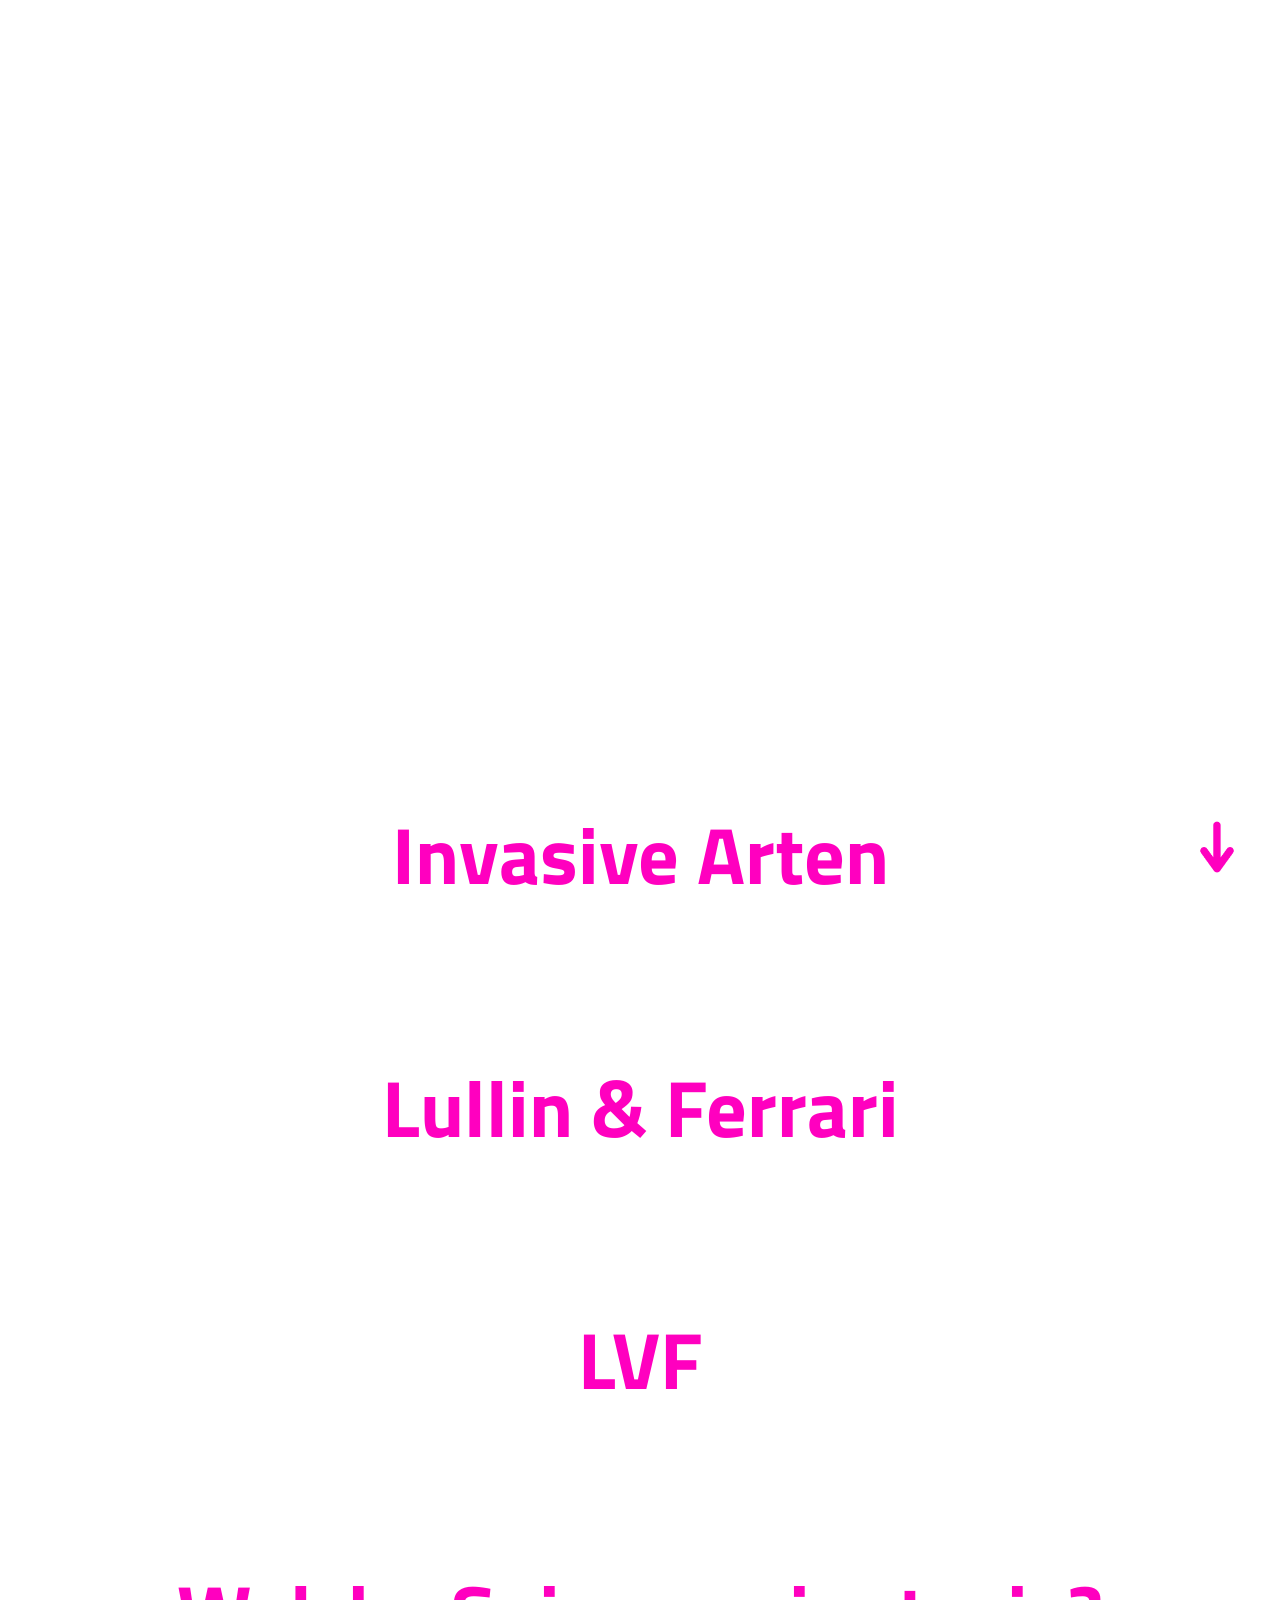
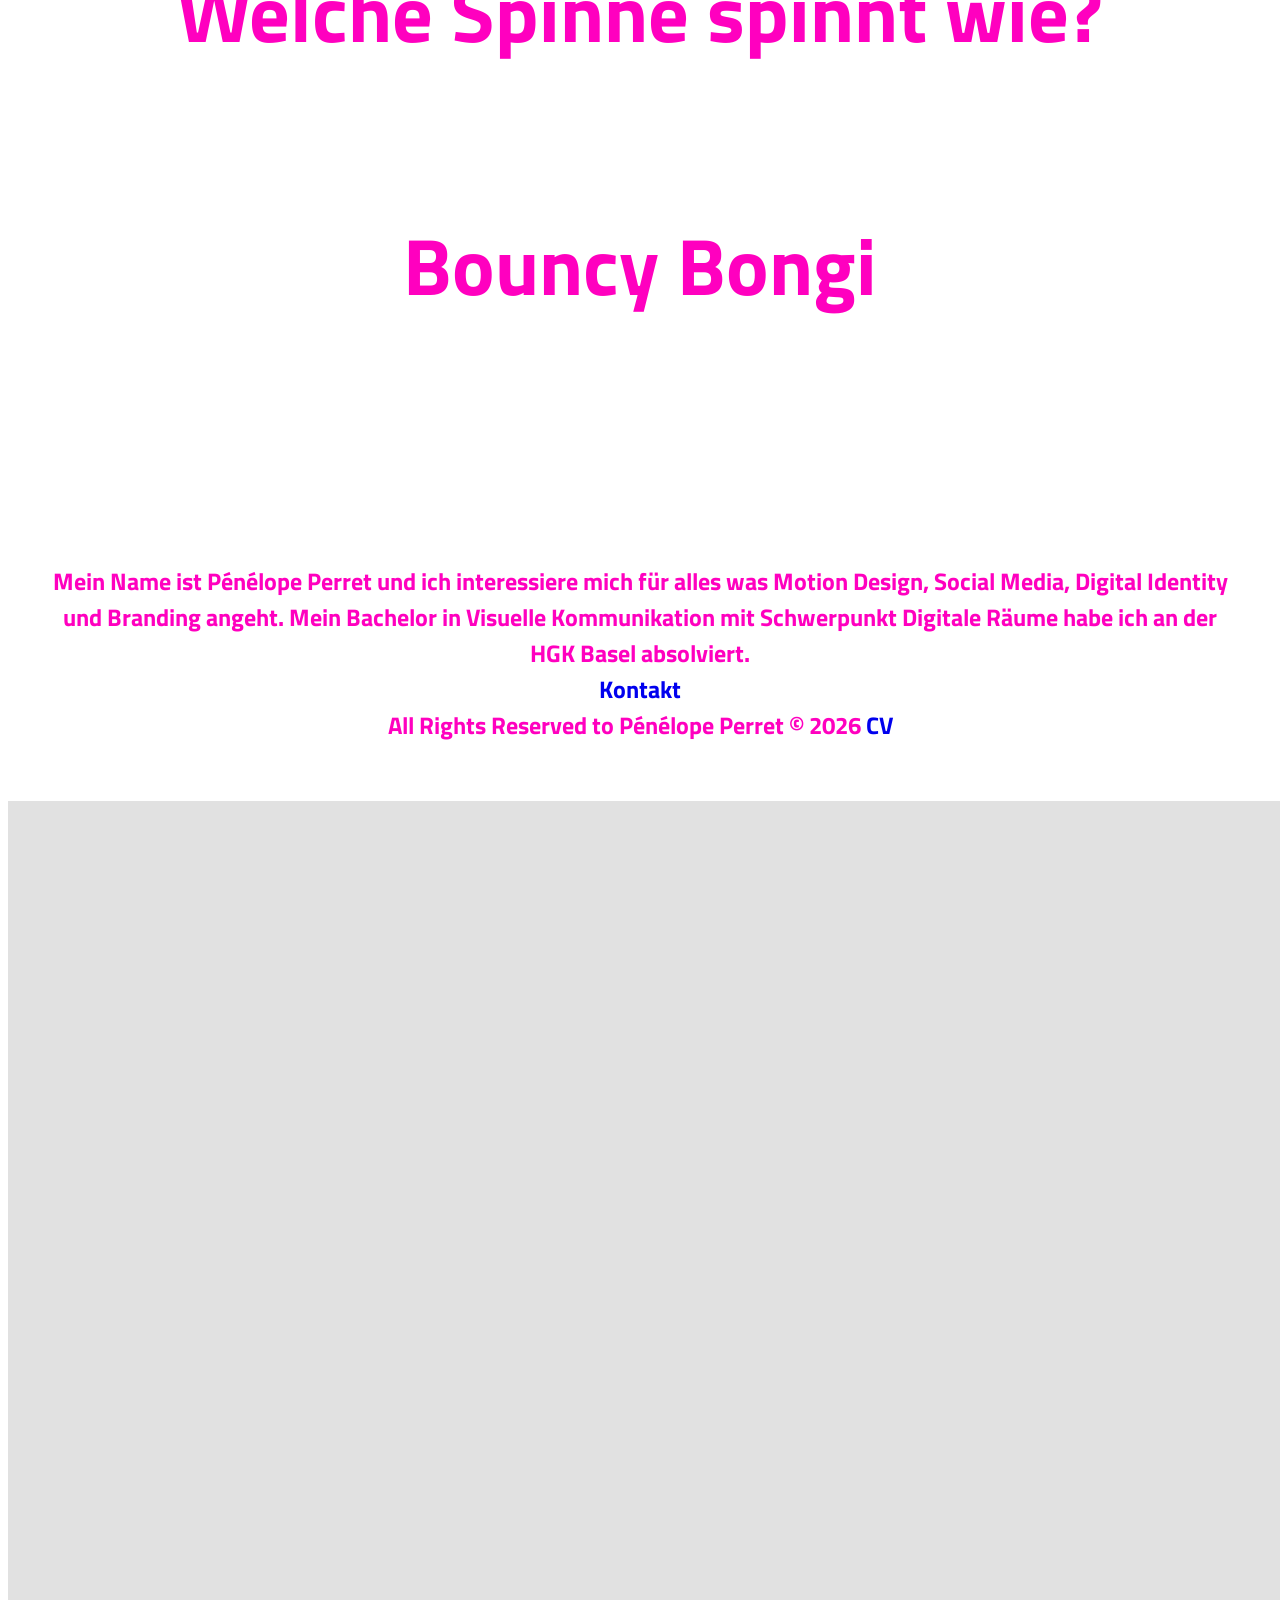
<file: docs/index.html>
<!DOCTYPE html>
<html lang="en">

<head>
    <meta charset="utf-8" />
    <meta name="viewport" content="width=device-width, initial-scale=1.0">

    <title>Sketch</title>
    <style>
        @import url('https://fonts.googleapis.com/css2?family=Space+Mono:ital,wght@0,400;0,700;1,400;1,700&family=Titillium+Web:ital,wght@0,200;0,300;0,400;0,600;0,700;0,900;1,200;1,300;1,400;1,600;1,700&display=swap');
    </style>

    <link rel="stylesheet" type="text/css" href="style.css">
    <link rel="stylesheet" type="text/css" href="absolute_main.css">


    <script src="portfolio_penelope_perret/libraries/p5.min.js"></script>
    <script src="portfolio_penelope_perret/libraries/p5.sound.min.js"></script>
</head>

<body>
    <script src="sketch.js"></script>





    <div class="videointro-container">
        <video class="videointro" autoplay muted loop playsinline webkit-playsinline preload="auto">
            <source src="portfolio_penelope_perret/material/main_material/intro.mp4" type="video/mp4">
        </video>
    </div>
    <script>
        const introVideo = document.querySelector(".videointro");

        function playIntro() {
            introVideo.muted = true;
            introVideo.defaultMuted = true;
            introVideo.removeAttribute("controls");
            introVideo.play().then(() => {
                introVideo.classList.remove("autoplay-blocked");
            }).catch((error) => {
                introVideo.classList.add("autoplay-blocked");
                if (!introVideo.dataset.autoplayWarningShown) {
                    console.warn("Intro video autoplay was blocked by the browser.", error);
                    introVideo.dataset.autoplayWarningShown = "true";
                }
            });
        }

        introVideo.addEventListener("canplay", playIntro, {
            once: true
        });
        document.addEventListener("visibilitychange", () => {
            if (!document.hidden && introVideo.paused) {
                playIntro();
            }
        });
        playIntro();
    </script>
    <div class="flex-container_homepage">
        <h2>
            <!-- Invasive Arten -->
            <section id="target-section">
                <a href="portfolio_penelope_perret/p1_invasive_arten/index_p1.html">
                    <div class="item invasive">

                        <video class="background-video" autoplay muted playsinline loop="auto">
            <source src="portfolio_penelope_perret/material/invasive_arten/teaser_invasive_arten.mp4" type="video/mp4">
        </video>

                        <div class="item-content">

                            <span class="default-text">Invasive Arten</span>

                            <span class="hover-text">Motion Design</span>

                        </div>

                    </div>
                </a>

            </section>
            <!-- Brand Identity -->
            <a href="portfolio_penelope_perret/p2_brand_identity/index.html">
                <div class="item invasive">
                    <video class="background-video" autoplay muted loop playsinline preload="auto">
            <source src="portfolio_penelope_perret/material/brand_identity/mouse.mp4" type="video/mp4">
        </video>

                    <div class="item-content">
                        <span class="default-text">Lullin & Ferrari</span>
                        <div class="hover-text">Brand Identity</div>

                    </div>
                </div>
            </a>

            <!-- LVF -->
            <div class="item invasive">
                <video class="background-video" autoplay muted loop playsinline preload="auto">
            <source src="portfolio_penelope_perret/material/lvf/cloth_close_up_background.mp4" type="video/mp4">
        </video>
                <a href="portfolio_penelope_perret/p3_lvf/index.html">
                    <div class="item-content">
                        <span class="default-text">LVF</span>
                        <span class="hover-text">Animation</span>
                    </div>
                </a>
            </div>

            <!-- Szenographie -->
            <a href="portfolio_penelope_perret/p4_spinnenarten/index.html">
                <div class="item invasive">
                    <video class="background-video" autoplay muted loop playsinline preload="auto">
                <source src="portfolio_penelope_perret/material/szeno/szeno_spinne.mp4" type="video/mp4">
            </video>

                    <div class="item-content">
                        <div class="szeno">
                            <span class="default-text">Welche Spinne spinnt wie?</span> </div>
                        <span class="hover-text">Szenografie/3D Animation</span>
                    </div>
                </div>

            </a>
            <!-- social media : 2738 -->
            <a href="portfolio_penelope_perret/p5_bb/index.html">
                <div class="item invasive">
                    <img class="background-video" src="portfolio_penelope_perret/material/bb/bb.jpg" alt="bouncy bongi">

                    <div class="item-content">
                        <span class="default-text">Bouncy Bongi</span>
                        <span class="hover-text">social media</span>
                    </div>
                </div>
            </a>
            <!-- footer -->
            <div class="footer">

                Mein Name ist Pénélope Perret und ich interessiere mich für alles was Motion Design, Social Media, Digital Identity und Branding angeht. Mein Bachelor in Visuelle Kommunikation mit Schwerpunkt Digitale Räume habe ich an der HGK Basel absolviert.
                <br>

                <a href="mailto:penelope.perret123@gmail.com">Kontakt</a>
                <br> All Rights Reserved to Pénélope Perret © 2026
                <a href="/docs/portfolio_penelope_perret/material/main_material/CV_Pénélope_Perret.pdf" target="_blank" rel="noopener noreferrer">CV</a>
            </div>
            <div class="scroll">
                <a href="#target-section" aria-label="Back to projects"><img src="/docs/portfolio_penelope_perret/material/main_material/icons/scrollpng.png" alt="scroll down"></a>
            </div>

        </h2>




</body>

</html>
</file>
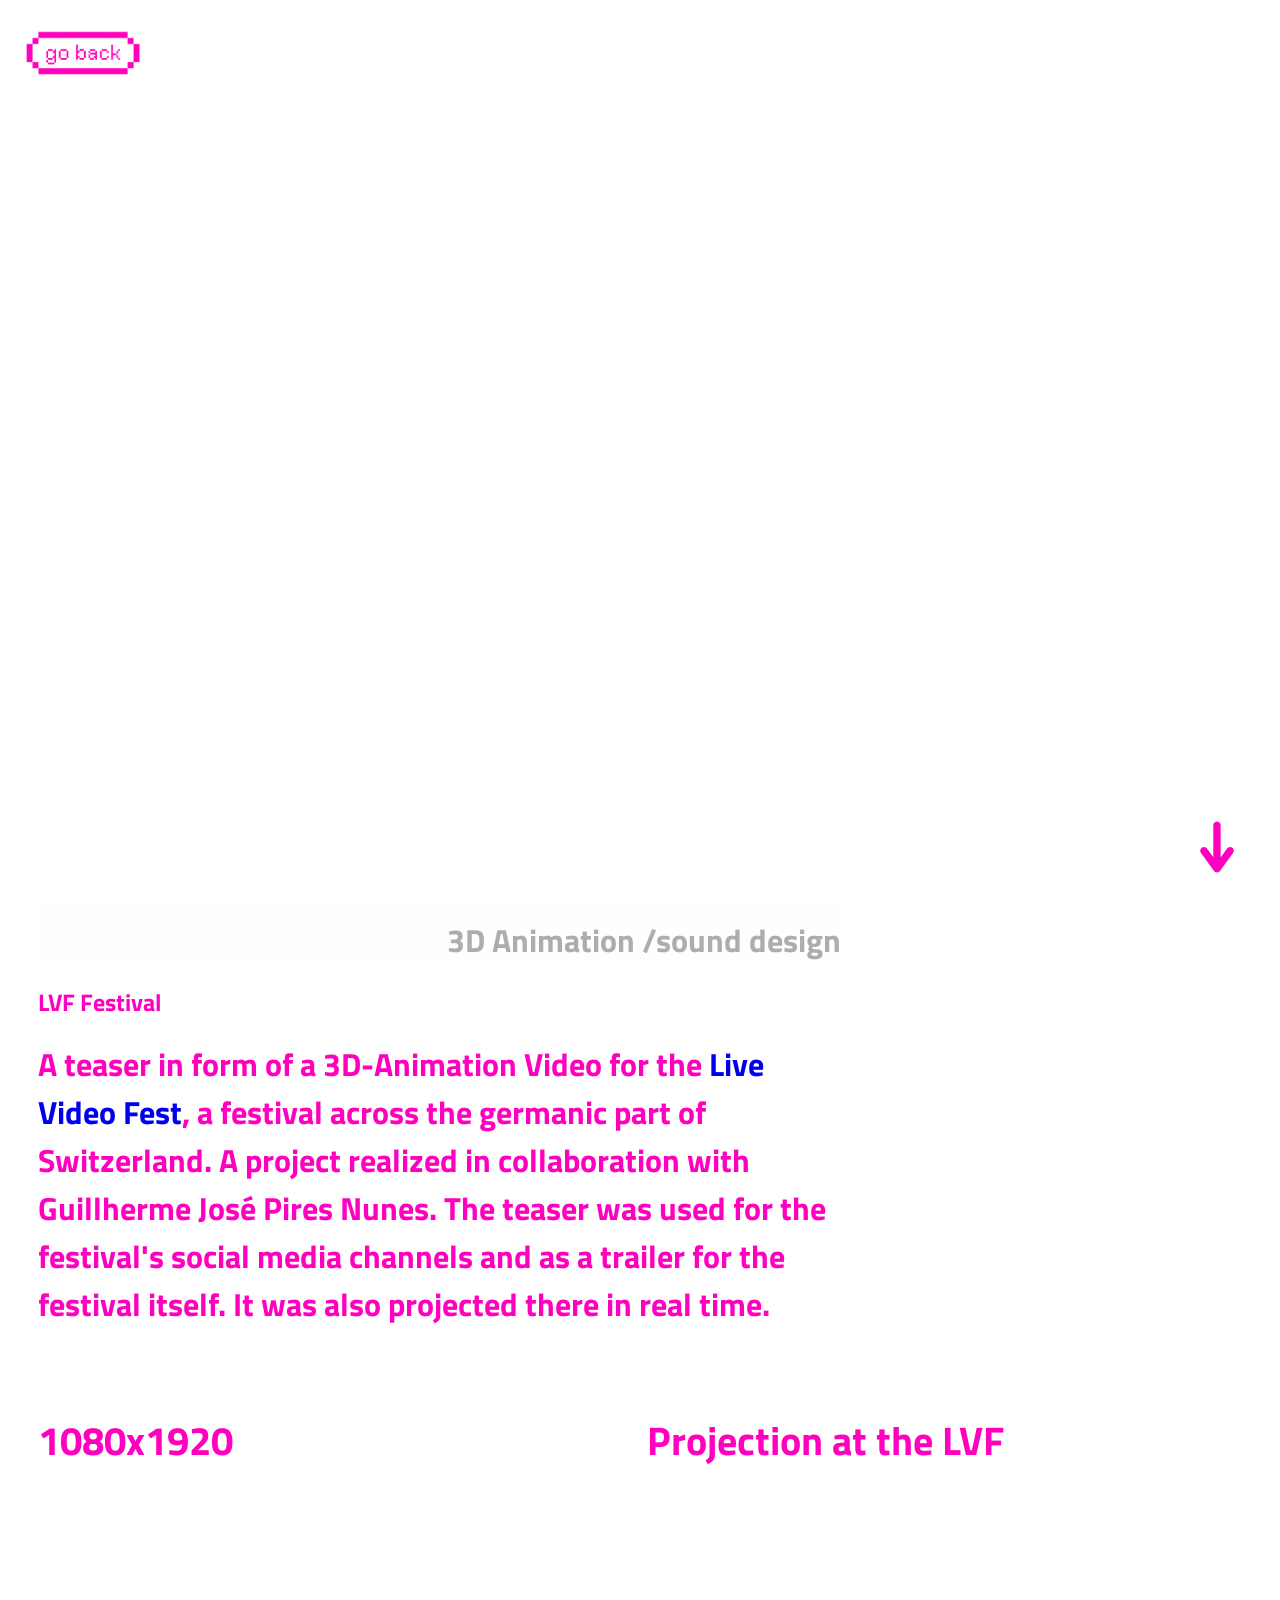
<file: docs/portfolio_penelope_perret/p3_lvf/index.html>
<!DOCTYPE html>
<html lang="en">

<head>
    <meta charset="utf-8" />
    <meta name="viewport" content="width=device-width, initial-scale=1.0">

    <title>Sketch</title>
    <style>
        @import url('https://fonts.googleapis.com/css2?family=Space+Mono:ital,wght@0,400;0,700;1,400;1,700&family=Titillium+Web:ital,wght@0,200;0,300;0,400;0,600;0,700;0,900;1,200;1,300;1,400;1,600;1,700&display=swap');
    </style>
    <link rel="stylesheet" href="../../absolute_main.css">
    <link rel="stylesheet" type="text/css" href="../p1_invasive_arten/stylesheet.css">
    <link rel="stylesheet" type="text/css" href="style.css">



    <script src="../libraries/p5.min.js"></script>
    <script src="../libraries/p5.sound.min.js"></script>
</head>

<body>




    <body>

        <!-- SECTION 1: VIDEO -->
        <section class="video-section">
            <iframe src="https://player.mux.com/00m027SWE1Fk45e3MzcdPn026UwGZuPJH02Duu00JDCiaxqI" style="width: 100%; border: none; aspect-ratio: 16/9;" allow="accelerometer; gyroscope; autoplay; encrypted-media; picture-in-picture;" allowfullscreen></iframe>
        </section>


        <!-- SECTION 2: CONTENT -->
        <section class="content-section">

            <div class="parent">
                <section id="target-section">
                    <div class="div1">
                        <div class="description_projects">
                            3D Animation /sound design
                        </div>
                    </div>
                    <div class="div2">
                        <h2>LVF Festival</h2>
                        <h4>
                            A teaser in form of a 3D-Animation Video for the <a href=https://lv-f.ch target="_blank">Live Video Fest</a>, a festival across the germanic part of Switzerland. A project realized in collaboration with Guillherme José Pires
                            Nunes. The teaser was used for the festival's social media channels and as a trailer for the festival itself. It was also projected there in real time.
                        </h4>
                    </div>
                </section>
                <div class="subvideos">
                    <div class="subvideo-videos">
                        <div class="subvideo">
                            <h3>1080x1920</h3>
                            <video autoplay muted loop playsinline>
                                <source src="../material/lvf/lvf_hoch.mp4" type="video/mp4">
                            </video>
                        </div>

                        <div class="subvideo">
                            <h3>Projection at the LVF</h3>
                            <video autoplay muted loop playsinline>
                                <source src="../material/lvf/demo_lvf.mp4" type="video/mp4">
                            </video>
                        </div>
                    </div>
                </div>

                <div class="project-back">
                    <a href="../../index.html" aria-label="Back to projects"><img src="../material/main_material/icons/go_back.png" alt="Back to projects"></a>
                </div>

                <div class="scroll">
                    <a href="#target-section" aria-label="Back to projects"><img src="../material/main_material/icons/scrollpng.png" alt="scroll down"></a>
                </div>
                </a>
        </section>

</html>
</file>
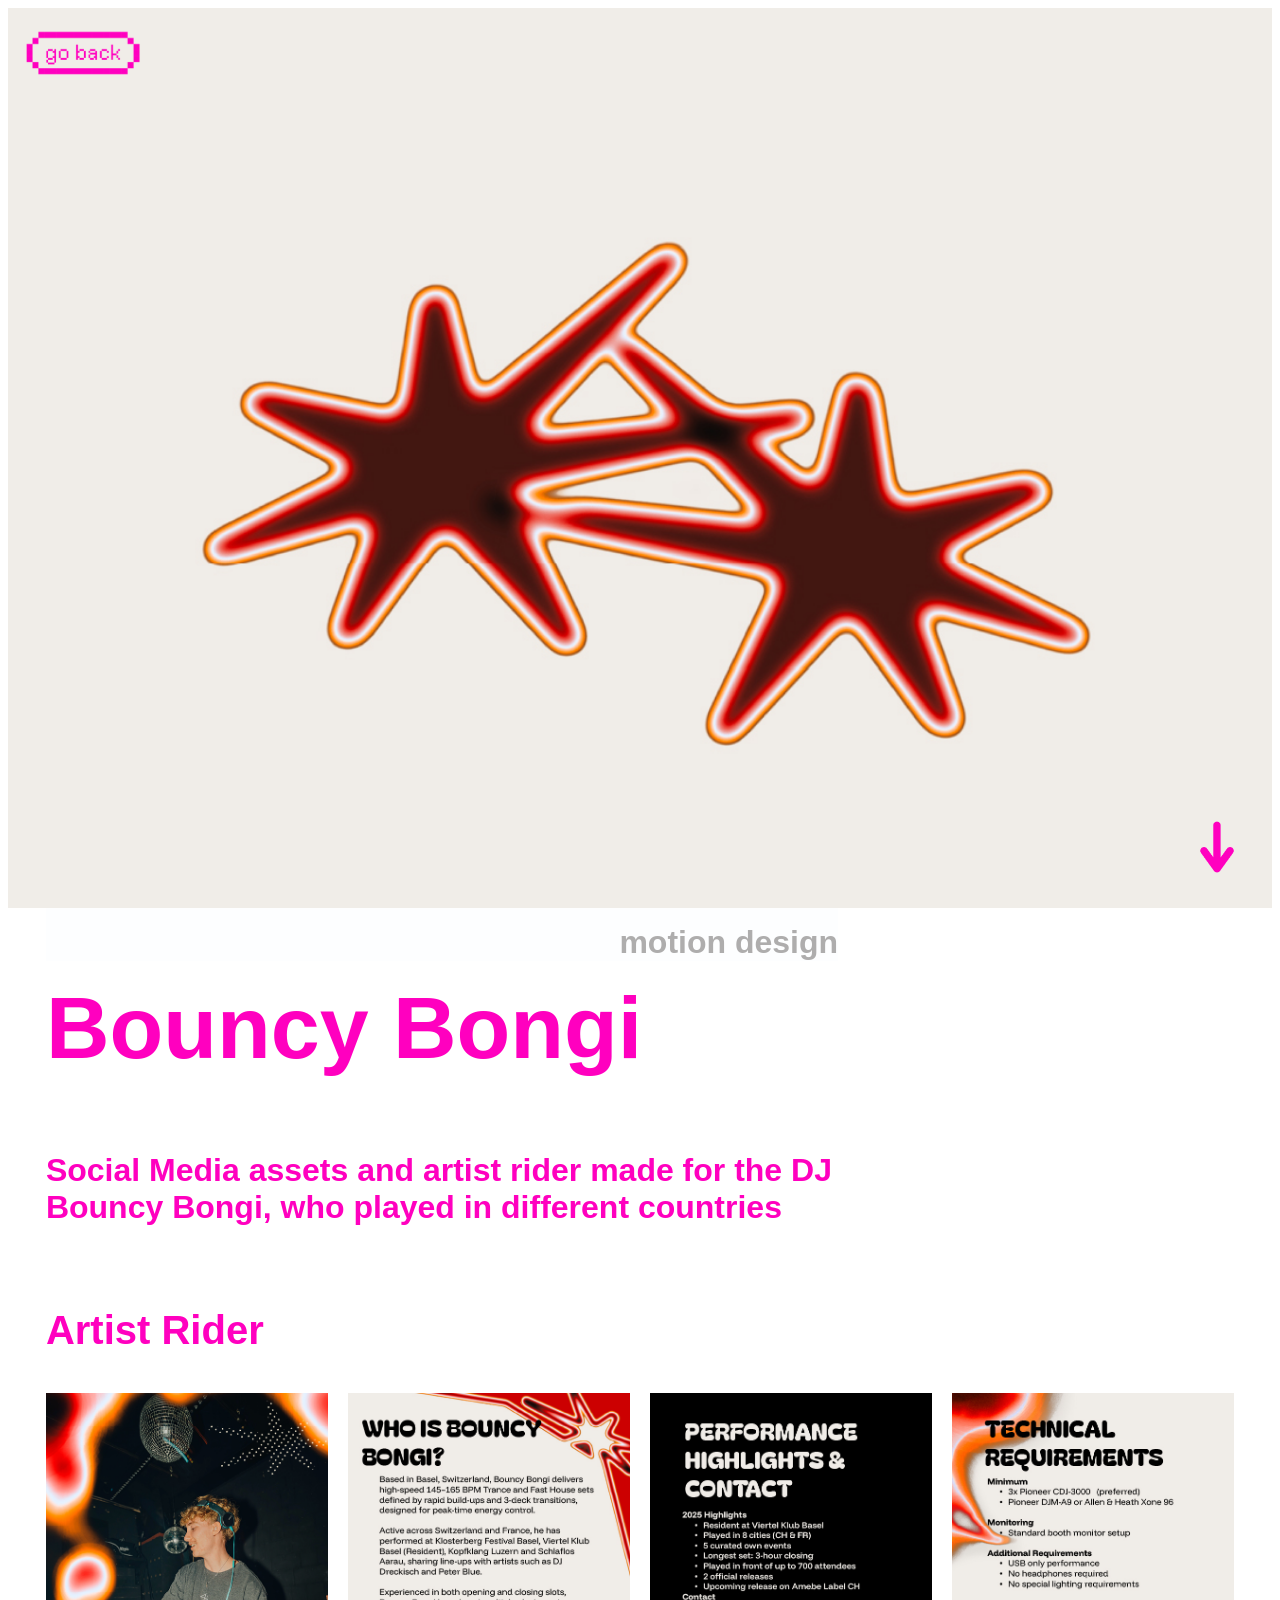
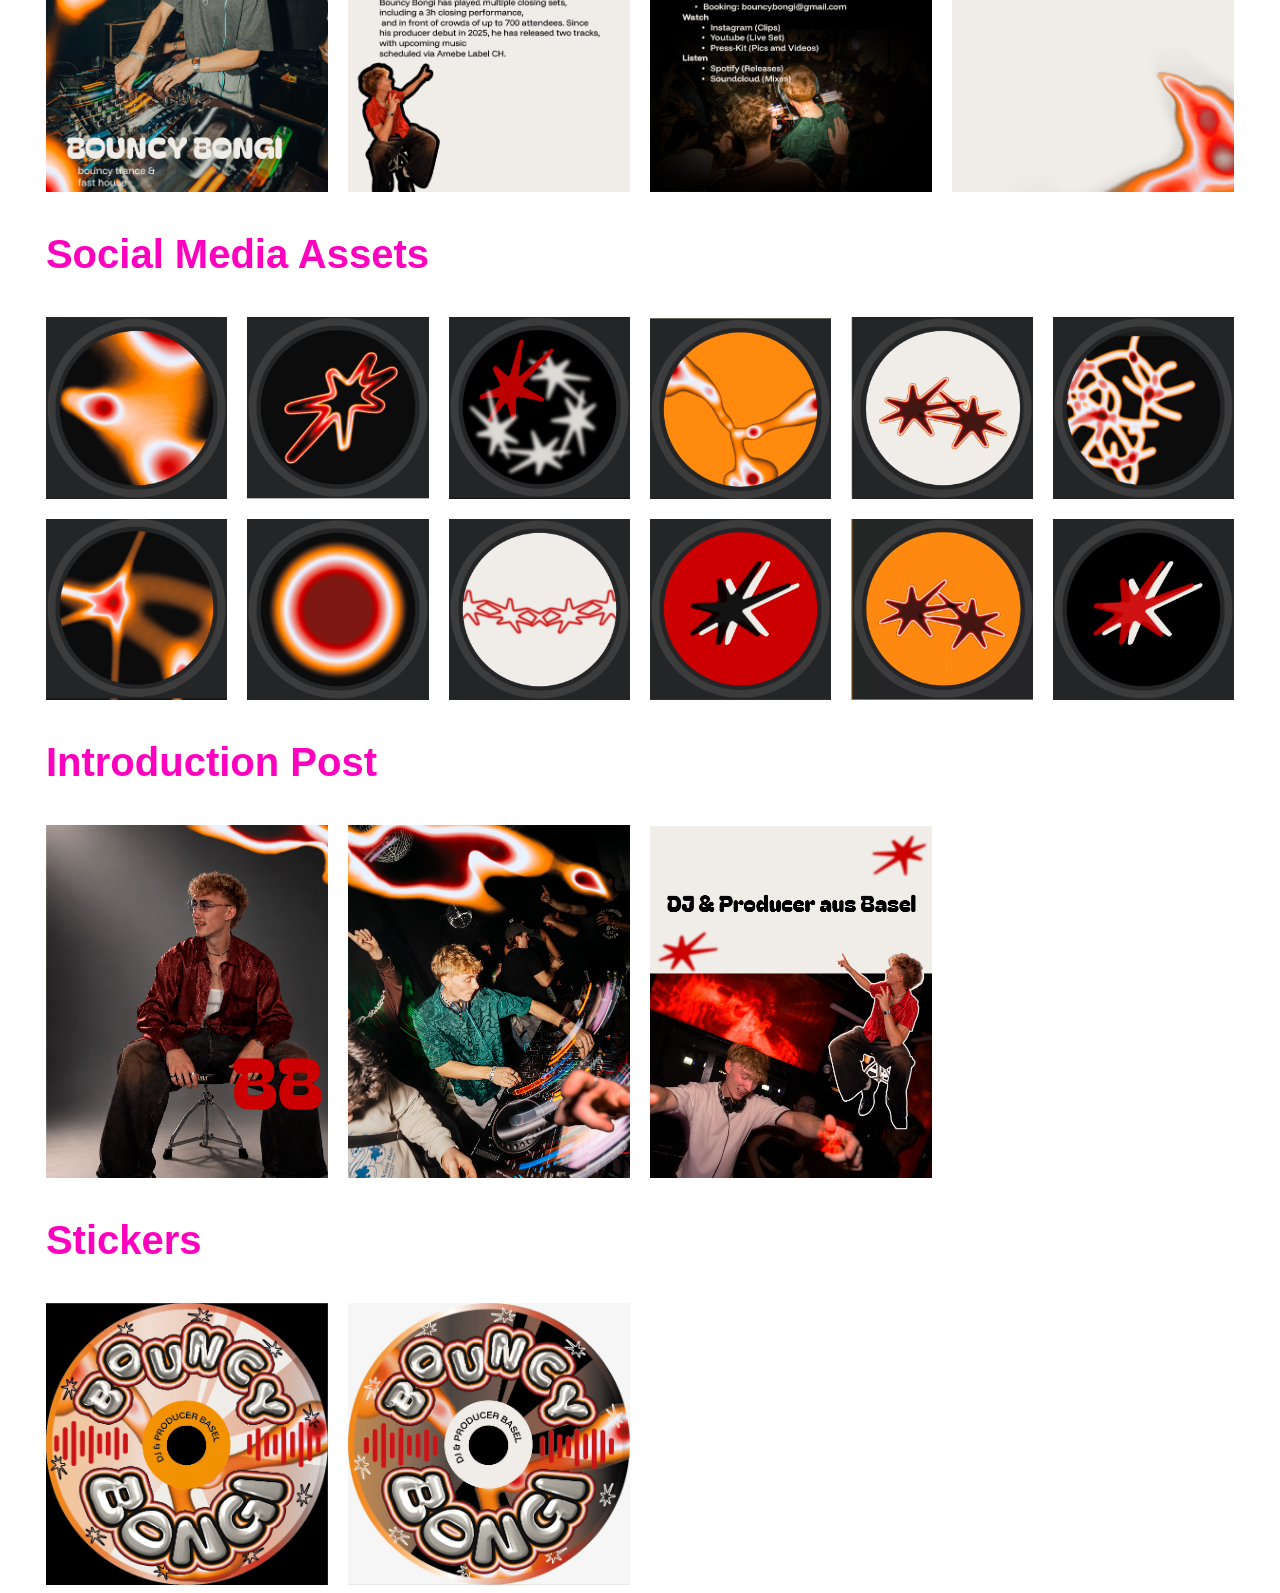
<file: docs/portfolio_penelope_perret/p5_bb/index.html>
<!DOCTYPE html>
<html lang="en">

<head>
    <meta charset="UTF-8">
    <meta name="viewport" content="width=device-width, initial-scale=1.0">
    <link rel="stylesheet" type="text/css" href="style.css">
    <link rel="stylesheet" type="text/css" href="../../absolute_main.css">
    <title>Document</title>
</head>

<body>

    <div class="preview">
        <img src="../material/bb/bb.jpg" alt="bb" class="preview_img">
    </div>

    <div class="content-section">
        <div class="parent">

            <section id="target-section">
                <div class="div1">
                    <div class="description_projects">

                        motion design

                    </div>
                </div>
                <div class="div2">
                    <h1>Bouncy Bongi</h1>
                    <h4>
                        Social Media assets and artist rider made for the DJ Bouncy Bongi, who played in different countries
                    </h4>
                </div>
            </section>
            <h3>Artist Rider</h3>
            <div class="artist-rider-gallery">
                <img src="../material/bb/artist_rider/artist_rider-02.jpg" alt="artist_rider_02">
                <img src="../material/bb/artist_rider/artist_rider-01.jpg" alt="artist_rider_01">

                <img src="../material/bb/artist_rider/artist_rider-03.jpg" alt="artist_rider_03">
                <img src="../material/bb/artist_rider/artist_rider-04.jpg" alt="artist_rider_04">
            </div>
            <h3>Social Media Assets</h3>
            <div class="highlights">
                <img src="../material/bb/highlights/icons_1.avif" alt="1.png">
                <img src="../material/bb/highlights/icons_2.avif" alt="2.png">
                <img src="../material/bb/highlights/icons_3.avif" alt="3.png">
                <img src="../material/bb/highlights/icons_4.avif" alt="4.png">
                <img src="../material/bb/highlights/icons_5.avif" alt="5.png">
                <img src="../material/bb/highlights/icons_6.avif" alt="6.png">
                <img src="../material/bb/highlights/icons_7.avif" alt="7.png">
                <img src="../material/bb/highlights/icons_8.avif" alt="8.png">
                <img src="../material/bb/highlights/icons_9.avif" alt="9.png">
                <img src="../material/bb/highlights/icons_10.avif" alt="10.png">

                <img src="../material/bb/highlights/icons_12.avif" alt="12.png">
                <img src="../material/bb/highlights/icons_13.avif" alt="13.png">
            </div>
            <h3>Introduction Post</h3>
            <div class="post">
                <img src="../material/bb/social_media/post_1.avif">
                <img src="../material/bb/social_media/post_2.avif">
                <img src="../material/bb/social_media/post_3.avif">
            </div>
            <h3>Stickers</h3>
            <div class="sticker">
                <img src="../material/bb/sticker/sticker-26.jpg">
                <img src="../material/bb/sticker/sticker_Zeichenfläche 13 Kopie 5.jpg">
            </div>
            <div class="project-back">
                <a href="../../index.html" aria-label="Back to projects"><img src="../material/main_material/icons/go_back.png" alt="Back to projects"></a>
            </div>
            <div class="scroll">
                <a href="#target-section" aria-label="Back to projects"><img src="../material/main_material/icons/scrollpng.png" alt="scroll down"></a>
            </div>
</body>

</html>
</file>
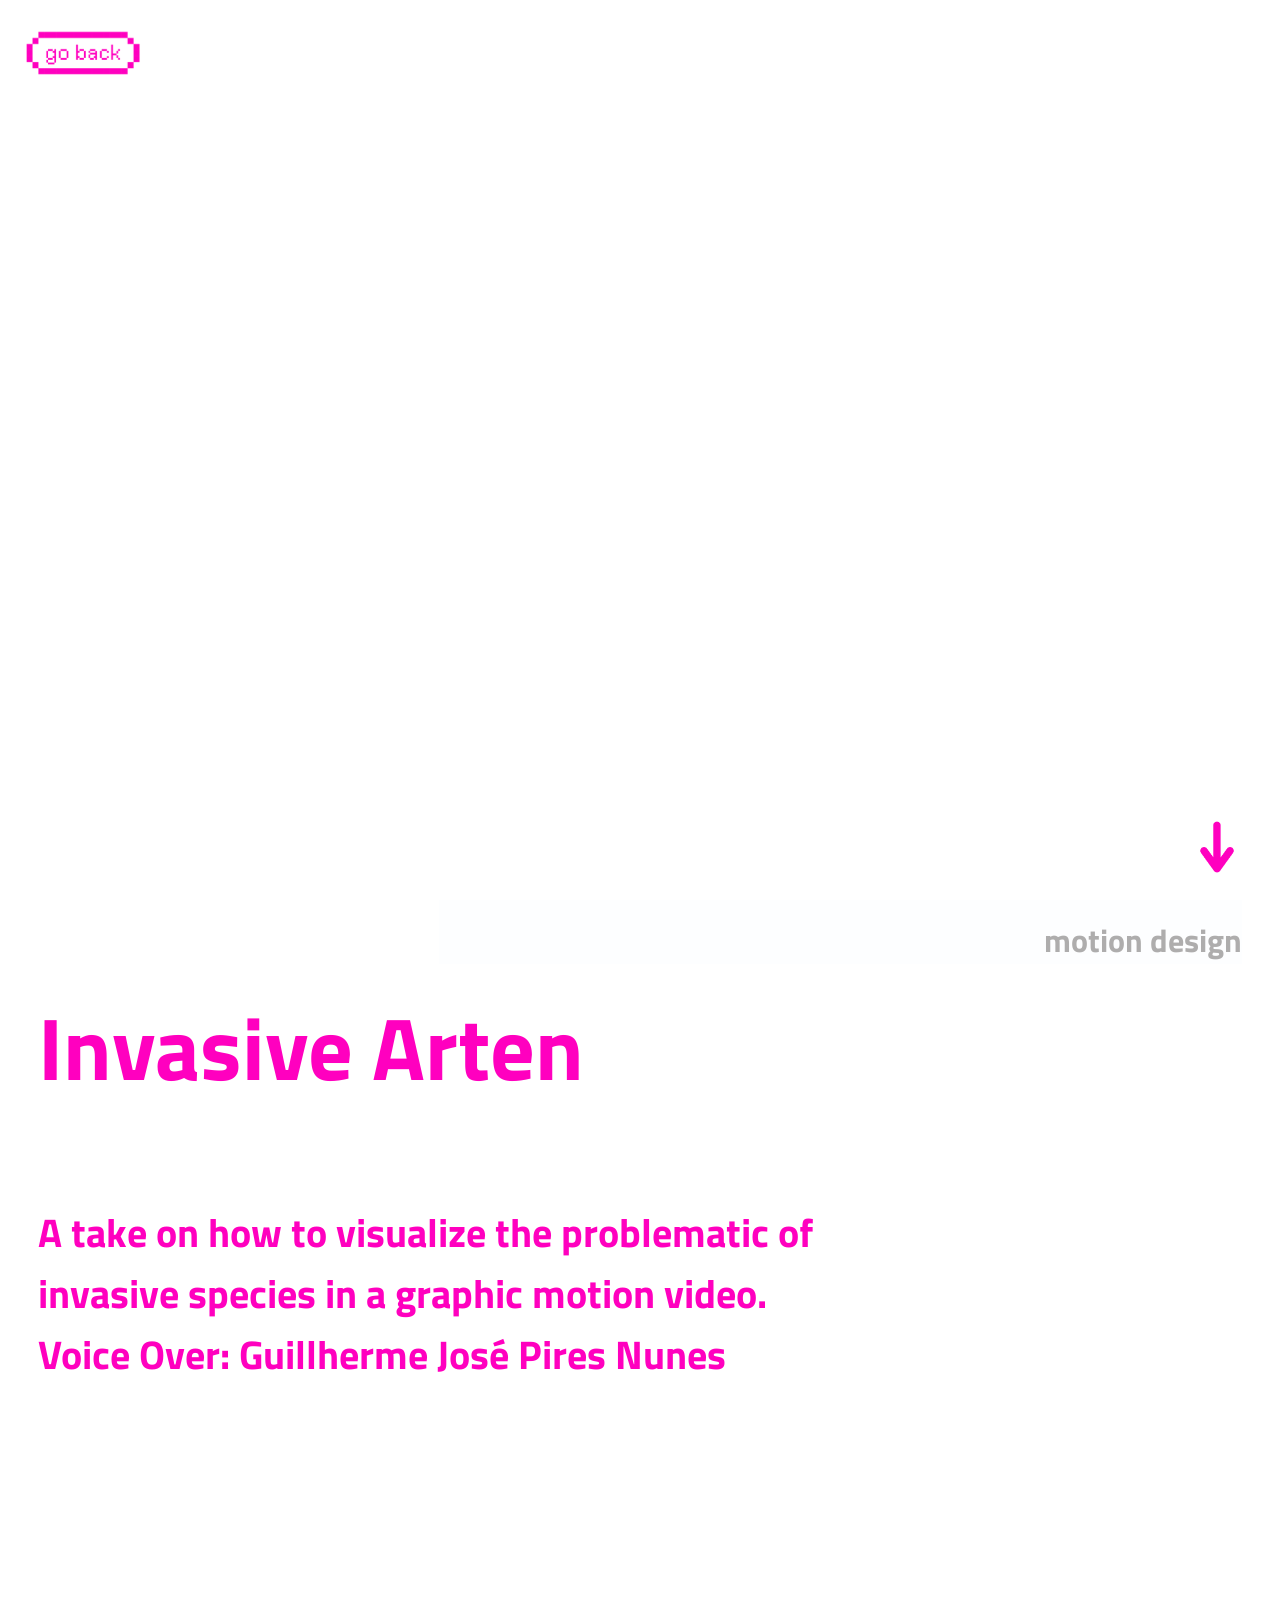
<file: docs/portfolio_penelope_perret/p1_invasive_arten/index_p1.html>
<!DOCTYPE html>
<html lang="en">

<head>
    <meta charset="utf-8" />
    <meta name="viewport" content="width=device-width, initial-scale=1.0">

    <title>Sketch</title>
    <style>
        @import url('https://fonts.googleapis.com/css2?family=Space+Mono:ital,wght@0,400;0,700;1,400;1,700&family=Titillium+Web:ital,wght@0,200;0,300;0,400;0,600;0,700;0,900;1,200;1,300;1,400;1,600;1,700&display=swap');
    </style>
    <link rel="stylesheet" href="../../absolute_main.css">
    <link rel="stylesheet" type="text/css" href="stylesheet.css">


    <script src="../libraries/p5.min.js"></script>
    <script src="../libraries/p5.sound.min.js"></script>
</head>







<body>

    <!-- SECTION 1: VIDEO -->
    <section class="video-section">
        <iframe src="https://player.mux.com/qDdLQobl2015THEFWKFaaSaLOdG6PrIzJ02nBwEMUo2tQ" style="width: 100%; border: none; aspect-ratio: 16/9;" allow=" muted;autoplay; encrypted-media; picture-in-picture;" allowfullscreen></iframe>
    </section>


    <!-- SECTION 2: CONTENT -->
    <section class="content-section">
        <section id="target-section">
            <div class="parent">

                <div class="div1">
                    <div class="description_projects">
                        motion design
                    </div>
                </div>
                <div class="div2">
                    <h1>Invasive Arten</h1>
                    <h3>
                        A take on how to visualize the problematic of invasive species in a graphic motion video. <br> Voice Over: Guillherme José Pires Nunes
                    </h3>
                </div>
        </section>
        <div class="project-back">
            <a href="../../index.html" aria-label="Back to projects"><img src="../material/main_material/icons/go_back.png" alt="Back to projects"></a>
        </div>
        <div class="scroll">
            <a href="#target-section" aria-label="Back to projects"><img src="../material/main_material/icons/scrollpng.png" alt="scroll down"></a>
        </div>

    </section>

</html>
</file>
<file: docs/style.css>
body {
        text-align: center;
        cursor: default;
    }
    
    .flex-container_homepage {
        padding: 3%;
        display: flex;
        flex-direction: column;
    }
    
    .videointro-container {
        width: 100%;
        height: 100%;
        display: flex;
        justify-content: center;
    }
    
    .videointro {
        display: block;
        width: 100%;
        height: 100%;
        object-fit: cover;
        border-radius: 20px;
        pointer-events: none;
    }
    
    video::-webkit-media-controls,
    video::-webkit-media-controls-enclosure,
    video::-webkit-media-controls-panel,
    video::-webkit-media-controls-play-button,
    video::-webkit-media-controls-start-playback-button,
    video::-webkit-media-controls-overlay-play-button {
        display: none !important;
    }
    
    video::-webkit-media-controls-start-playback-button,
    video::-webkit-media-controls-overlay-play-button {
        -webkit-appearance: none;
    }
    
    .item {
        position: relative;
        overflow: visible;
        padding: 5% 0 0;
        border-radius: 25px;
        text-align: center;
        transform: scale(1);
        transform-origin: center;
        transition: transform 0.4s ease;
        z-index: 1;
    }
    
    .item:hover {
        height: 300px;
        transform: scale(1.05);
        transition: transform 0.4s ease;
    }

    .item:hover,
    .item:hover * {
        cursor: url('portfolio_penelope_perret/material/icons/cursor_hover.png') 0 0, auto;
    }
    
    .hover-text {
        font-size: 1.9rem;
        display: none;
        color: rgb(195, 195, 195);
    }
    
    .default-text {
        display: block;
        margin: 3% auto;
        border-radius: 50px;
        font-size: 5rem;
        color: rgb(255, 0, 191);
    }
    
    .item:hover .default-text {
        display: block;
    }
    
    .item:hover .hover-text {
        display: block;
    }
    
    .background-video {
        position: absolute;
        inset: 0;
        width: 100%;
        height: 100%;
        object-fit: cover;
        z-index: -1;
        opacity: 0;
        border-radius: 30px;
        transition: opacity 0.4s ease;
    }
    
    .item:hover .background-video {
        transition: opacity 0.4s ease;
        opacity: 1;
    }
    
    .item.invasive {
        overflow: visible;
    }
    
    .hover-video {
        position: absolute;
        top: 0;
        left: 1.5%;
        width: 30%;
        height: auto;
        border-radius: 30px;
        object-fit: cover;
        z-index: 10;
        pointer-events: none;
    }
    
    .szeno {
        margin: 0;
        padding: 0;
        text-align: center;
    }
    
    .footer {
        margin-top: 20%;
        color: rgb(255, 0, 191);
    }
    
    * {
        cursor: auto;
    }
</file>
<file: docs/absolute_main.css>
body {
            background: #ffffff;
            cursor: auto;
        }
        
        h1 {
            font-family: 'Titillium Web', sans-serif;
            font-size: 5.5rem;
            margin-top: 2%;
            color: rgb(255, 0, 191)
        }
        
        h2 {
            font-family: 'Titillium Web', sans-serif;
            font-size: 1.1 rem;
            text-align: center;
            color: rgb(255, 0, 191)
        }
        
        h3 {
            font-family: 'Titillium Web', sans-serif;
            font-size: 2.5rem;
            color: rgb(255, 0, 191)
        }
        
        h4 {
            font-family: 'Titillium Web', sans-serif;
            font-size: 2rem;
            margin-top: 2%;
            color: rgb(255, 0, 191)
        }
        
        .description_projects {
            padding-top: 2%;
            align-items: center;
            background-color: rgba(252, 254, 255, 0.53);
            color: rgb(174, 173, 173);
            font-size: 2rem;
            font-family: 'Titillium Web', sans-serif;
            font-weight: bold
        }
        
        a:link {
            cursor: pointer;
            text-decoration: none;
        }
        
        @media (max-width: 1000px) {
            h1 {
                font-size: 3rem;
            }
            h2 {
                font-size: 0.25rem;
            }
            h3 {
                font-size: 1.25rem;
            }
            h4 {
                font-size: 0.9rem;
            }
        }
        
        .project-back {
            position: fixed;
            left: 24px;
            top: -6px;
            z-index: 1000;
        }
        
        .project-back img {
            display: block;
            width: 118px;
            height: 118px;
            object-fit: contain;
        }
        
        .scroll {
            position: fixed;
            right: 34px;
            bottom: 24px;
            z-index: 1000;
        }
        
        .scroll img {
            display: block;
            width: 58px;
            height: 58px;
            object-fit: contain;
        }
        
        html {
            scroll-behavior: smooth;
        }
        
         ::-webkit-scrollbar {
            width: vw;
        }
        
         ::-webkit-scrollbar-track {
            box-shadow: inset 0 0 5px rgb(133, 24, 24);
            border-radius: 10px;
        }
        /* Handle */
        
         ::-webkit-scrollbar-thumb {
            background: red;
            border-radius: 10px;
        }
</file>
<file: docs/portfolio_penelope_perret/p1_invasive_arten/stylesheet.css>
* {
    box-sizing: border-box;
}

html,
body {
    margin: 0;
    padding: 0;
}


/* VIDEO SECTION */

.video-section {
    position: relative;
    width: 100%;
    height: 100vh;
    height: 100svh;
    overflow: hidden;
}

.video-section video {
    position: absolute;
    inset: 0;
    width: 100%;
    height: 100%;
    object-fit: cover;
}


/* CONTENT SECTION */

.content-section {
    position: relative;
    width: 100%;
    min-height: 100vh;
    background: #fff;
}


/* GRID */

.parent {
    display: flex;
    flex-direction: column;
    align-items: flex-start;
    column-gap: 2%;
    padding-left: 3%;
    padding-right: 3%;
    height: fit-content;
    row-gap: 10%;
}

.div1,
.div4,
.div5 {
    width: 66.6667%;
}

.div1 {
    align-self: flex-end;
    text-align: right;
}

.div2 {
    width: 66.6667%;
    align-self: flex-start;
    text-align: left;
}

.div2 h2 {
    text-align: left;
}

.div3 {
    width: 66.6667%;
    align-self: flex-start;
    text-align: left;
}

.div5 {
    width: 100%;
}
</file>
<file: docs/portfolio_penelope_perret/p3_lvf/style.css>
* {
    box-sizing: border-box;
}

html,
body {
    margin: 0;
    padding: 0;
}


/* VIDEO SECTION */

.video-section {
    position: relative;
    width: 100%;
    height: 100vh;
    height: 100svh;
    overflow: hidden;
}

.video-section video {
    position: absolute;
    inset: 0;
    width: 100%;
    height: 100%;
    object-fit: cover;
}


/* CONTENT SECTION */

.content-section {
    position: relative;
    width: 100%;
    min-height: 100vh;
    background: #fff;
}


/* GRID */

.parent {
    display: flex;
    flex-direction: column;
    align-items: flex-start;
    column-gap: 2%;
    padding-left: 3%;
    padding-right: 3%;
    height: fit-content;
    row-gap: 10%;
}

.div1,
.div5 {
    width: 66.6667%;
}

.div1 {
    align-self: flex-end;
    text-align: right;
}

.div2 {
    width: 66.6667%;
    align-self: flex-start;
    text-align: left;
}

.div2 h2 {
    text-align: left;
}

.div3 {
    width: 66.6667%;
    align-self: flex-start;
    text-align: left;
}

.subvideos {
    width: 100%;
}

.subvideo-videos {
    display: flex;
    align-items: flex-start;
    gap: 14px;
    width: 100%;
}

.subvideo {
    flex: 1 1 0;
    min-width: 0;
}

.subvideo video {
    display: block;
    width: 100%;
    height: auto;
    object-fit: contain;
}

.div5 {
    width: 100%;
}

@media (max-width: 700px) {
    .subvideo-videos {
        flex-direction: column;
    }
    .subvideo {
        width: 100%;
    }
}
</file>
<file: docs/portfolio_penelope_perret/p5_bb/style.css>
.preview {
    position: relative;
    width: 100%;
    height: 100vh;
    height: 100svh;
    overflow: hidden;
}

.preview_img {
    position: absolute;
    inset: 0;
    width: 100%;
    height: 100%;
    object-fit: cover;
}

.content-section {
    position: relative;
    width: 100%;
    min-height: 100vh;
    background: #fff;
}


/* GRID */

.parent {
    display: flex;
    flex-direction: column;
    align-items: flex-start;
    column-gap: 2%;
    padding-left: 3%;
    padding-right: 3%;
    height: fit-content;
    row-gap: 10%;
}

.div1,
.div4,
.div5 {
    width: 66.6667%;
}

.div1 {
    align-self: flex-end;
    text-align: right;
}

.div2 {
    width: 66.6667%;
    align-self: flex-start;
    text-align: left;
}

.div2 h2 {
    text-align: left;
}

.artist-rider-gallery {
    display: flex;
    flex-wrap: nowrap;
    gap: 1.25rem;
    width: 100%;
    align-self: flex-start;
    overflow-x: auto;
}

.artist-rider-gallery img {
    display: block;
    width: calc(25% - 0.9375rem);
    min-width: 220px;
    height: auto;
    object-fit: contain;
    flex: 0 0 auto;
}

.highlights {
    display: grid;
    grid-template-columns: repeat(6, minmax(110px, 1fr));
    gap: 1.25rem;
    width: 100%;
    align-self: flex-start;
}

.highlights img {
    display: block;
    width: 100%;
    height: auto;
    object-fit: contain;
}

.post {
    display: flex;
    flex-wrap: nowrap;
    gap: 1.25rem;
    width: 100%;
    align-self: flex-start;
    overflow-x: auto;
}

.post img {
    display: block;
    width: calc(25% - 0.9375rem);
    min-width: 220px;
    height: auto;
    object-fit: contain;
    flex: 0 0 auto;
}

.sticker {
    display: flex;
    flex-wrap: nowrap;
    gap: 1.25rem;
    width: 100%;
    align-self: flex-start;
    overflow-x: auto;
}

.sticker img {
    display: block;
    width: calc(25% - 0.9375rem);
    min-width: 220px;
    height: auto;
    object-fit: contain;
    flex: 0 0 auto;
}
</file>
